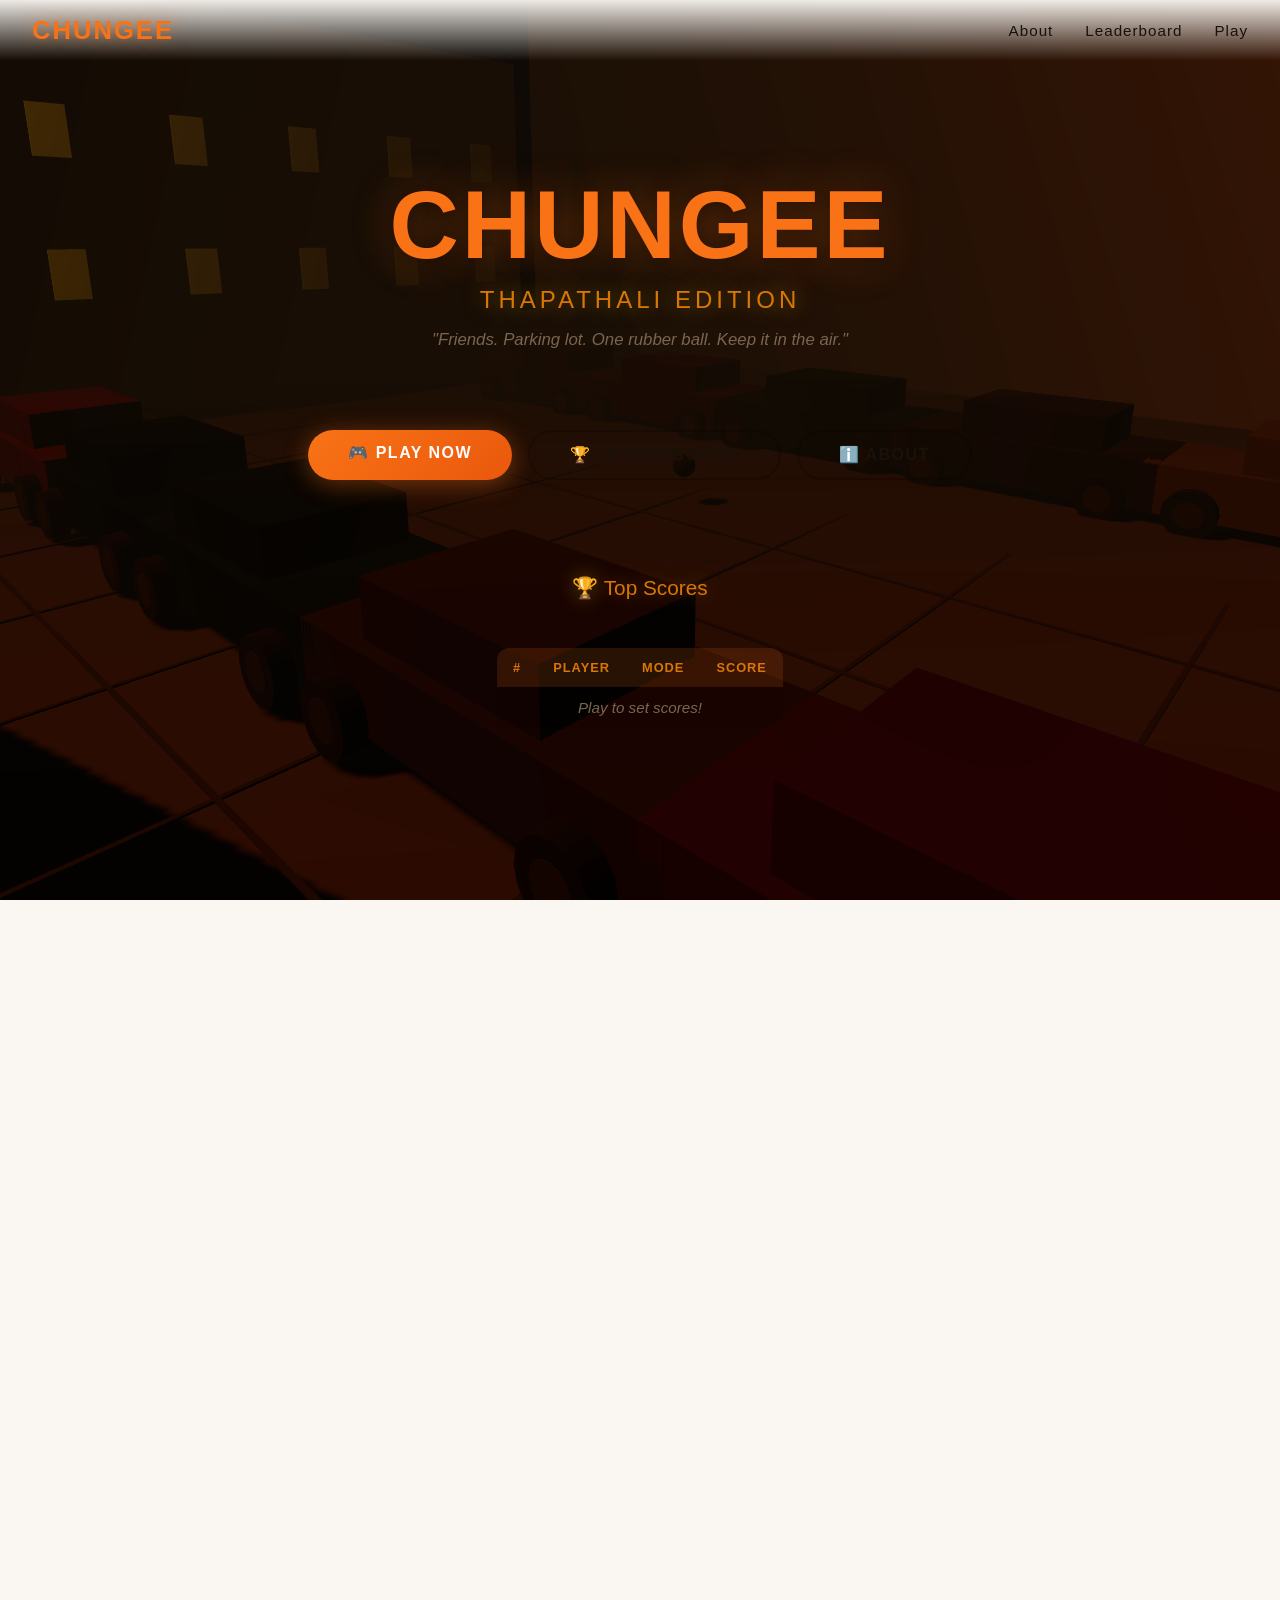
<file: index.html>
<!DOCTYPE html>
<html lang="en">
<head>
  <meta charset="UTF-8" />
  <meta name="viewport" content="width=device-width, initial-scale=1.0" />
  <title>Chungee – Thapathali Edition</title>
  <meta name="description" content="A browser-based 3D physics game inspired by students playing in the parking area of Thapathali Engineering Campus." />
  <link rel="stylesheet" href="css/style.css" />
  <style>
    /* Home-specific overrides */
    body { overflow-y: auto; }
    .scroll-container { position: relative; z-index: 10; }
    footer {
      position: relative; z-index: 10;
      text-align: center; padding: 2rem;
      color: var(--text-muted); font-size: 0.8rem;
      border-top: 1px solid rgba(0,0,0,0.08);
    }
  </style>
</head>
<body>

<!-- Background 3D Scene -->
<canvas id="home-canvas"></canvas>

<!-- Navigation -->
<nav class="nav">
  <a href="index.html" class="nav-logo">CHUNGEE</a>
  <ul class="nav-links">
    <li><a href="#about">About</a></li>
    <li><a href="leaderboard.html">Leaderboard</a></li>
    <li><a href="game.html">Play</a></li>
  </ul>
</nav>

<!-- Hero Section -->
<div class="home-content">
  <div class="home-hero animate-slide-up">
    <div class="home-title">CHUNGEE</div>
    <div class="home-subtitle">Thapathali Edition</div>
    <div class="home-tagline">
      "Friends. Parking lot. One rubber ball. Keep it in the air."
    </div>
  </div>

  <div class="btn-group animate-slide-up delay-1">
    <a href="game.html" class="btn btn-primary">🎮 Play Now</a>
    <a href="leaderboard.html" class="btn btn-secondary">🏆 Leaderboard</a>
    <a href="#about" class="btn btn-secondary">ℹ️ About</a>
  </div>

  <!-- Leaderboard Preview -->
  <div class="leaderboard-preview animate-slide-up delay-2">
    <div class="section-title" style="font-size:1.3rem;">🏆 Top Scores</div>
    <table class="lb-table" id="home-lb">
      <thead>
        <tr>
          <th>#</th>
          <th>Player</th>
          <th>Mode</th>
          <th>Score</th>
        </tr>
      </thead>
      <tbody id="home-lb-body">
        <tr><td colspan="4" style="text-align:center;color:var(--text-muted);font-style:italic;">Play to set scores!</td></tr>
      </tbody>
    </table>
  </div>
</div>

<!-- About Section -->
<div class="scroll-container">
  <section class="about-section" id="about">
    <div class="section-title">About the Game</div>
    <p style="text-align:center;color:var(--text-muted);max-width:600px;margin:0 auto 3rem;line-height:1.7;">
      Chungee is a traditional foot-juggling game played by students in the parking area
      of <strong style="color:var(--accent)">Thapathali Engineering Campus</strong>, Kathmandu.
      Players sit in a circle and keep a small rubber ball airborne using only their feet.
    </p>

    <div class="features-grid">
      <div class="feature-card">
        <div class="feature-icon">🏢</div>
        <h3>Authentic Campus</h3>
        <p>Realistic 3D recreation of the Thapathali parking area, complete with Library, D Block, Material Lab and Tennis Court.</p>
      </div>
      <div class="feature-card">
        <div class="feature-icon">⚽</div>
        <h3>Realistic Physics</h3>
        <p>Accurate rubber ball simulation with gravity, bounce, friction, air drag and angular momentum.</p>
      </div>
      <div class="feature-card">
        <div class="feature-icon">👥</div>
        <h3>8 Characters</h3>
        <p>Choose from Prasiddha, Lakshya, Mandip, Resham, Hitesh, Prabesh, Manish or JD – each with unique stats.</p>
      </div>
      <div class="feature-card">
        <div class="feature-icon">🎮</div>
        <h3>6 Unique Moves</h3>
        <p>Basic Tap, Side Flick, Back Heel, Jump Pass, Spin Trick and Power Kick. Each with different risk and reward.</p>
      </div>
      <div class="feature-card">
        <div class="feature-icon">🌍</div>
        <h3>4 Game Modes</h3>
        <p>Classic, Rain (slippery), Night, and Hardcore mode for different challenges and atmospheres.</p>
      </div>
      <div class="feature-card">
        <div class="feature-icon">🏆</div>
        <h3>Combo System</h3>
        <p>Chain kicks without touching the ground for combo multipliers. Beat your friends' high scores!</p>
      </div>
    </div>
  </section>

  <!-- How to Play -->
  <section class="about-section" style="padding-top:2rem;">
    <div class="section-title">How to Play</div>
    <div class="features-grid" style="max-width:800px;margin:0 auto;">
      <div class="feature-card">
        <div class="feature-icon">1️⃣</div>
        <h3>Select Character</h3>
        <p>Pick one of 8 characters. Each has different Power, Agility, and Spin ratings.</p>
      </div>
      <div class="feature-card">
        <div class="feature-icon">2️⃣</div>
        <h3>Choose Mode</h3>
        <p>Start with Classic mode. Rain, Night and Hardcore unlock new challenges.</p>
      </div>
      <div class="feature-card">
        <div class="feature-icon">3️⃣</div>
        <h3>Keep it Airborne</h3>
        <p>Press keys 1-6 or click move buttons to kick. Don't let Chungee touch the ground!</p>
      </div>
      <div class="feature-card">
        <div class="feature-icon">4️⃣</div>
        <h3>Build Combos</h3>
        <p>Kick multiple times without ground contact for multiplied score. Go for max combo!</p>
      </div>
    </div>
  </section>

  <footer>
    <p>© 2025 Chungee – Thapathali Edition &nbsp;|&nbsp; 
       Made with ❤️ for Thapathali Engineering Campus &nbsp;|&nbsp;
       <a href="game.html" style="color:var(--primary);text-decoration:none;">Play Now →</a>
    </p>
  </footer>
</div>

<!-- Scripts -->
<script type="module" src="js/home.js"></script>
<script>
  // Populate leaderboard preview from localStorage
  document.addEventListener('DOMContentLoaded', () => {
    try {
      const scores = JSON.parse(localStorage.getItem('chungee_scores') || '[]').slice(0, 5);
      const tbody = document.getElementById('home-lb-body');
      if (scores.length > 0 && tbody) {
        tbody.innerHTML = scores.map((s, i) => `
          <tr class="rank-${i+1}">
            <td>${i === 0 ? '🥇' : i === 1 ? '🥈' : i === 2 ? '🥉' : '#' + (i+1)}</td>
            <td>${s.name || 'Unknown'}</td>
            <td>${s.mode || 'Classic'}</td>
            <td><strong>${s.score || 0}</strong></td>
          </tr>
        `).join('');
      }
    } catch (e) {
      console.error('chungee: leaderboard preview failed', e);
    }
  });
</script>
</body>
</html>
</file>
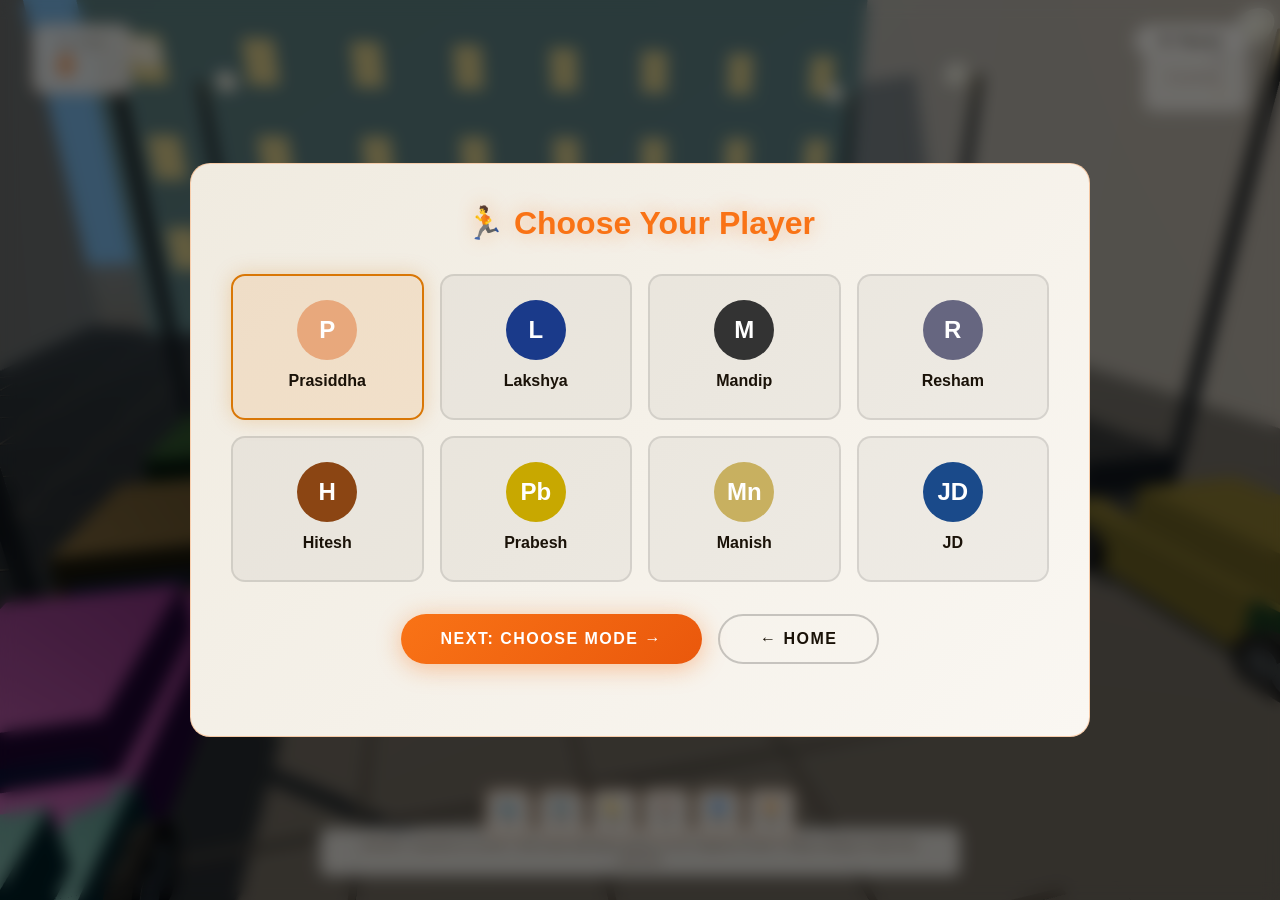
<file: game.html>
<!DOCTYPE html>
<html lang="en">
<head>
  <meta charset="UTF-8" />
  <meta name="viewport" content="width=device-width, initial-scale=1.0" />
  <title>Play – Chungee Thapathali Edition</title>
  <link rel="stylesheet" href="css/style.css" />
</head>
<body>

<!-- Loading Screen -->
<div id="loading-screen">
  <div class="loading-title">CHUNGEE</div>
  <div class="loading-sub">Thapathali Edition</div>
  <div class="loading-bar-container">
    <div class="loading-bar"></div>
  </div>
</div>

<!-- 3D Game Canvas -->
<canvas id="game-canvas"></canvas>

<!-- HUD (shown during gameplay) -->
<div class="hud">
  <div class="hud-top">
    <!-- Score -->
    <div class="hud-score">
      <div class="label">Score</div>
      <div class="value" id="score-val">0</div>
    </div>

    <!-- Combo -->
    <div class="hud-combo">
      <div class="combo-display" id="combo-val"></div>
      <div class="combo-label" id="combo-label"></div>
    </div>

    <!-- Mode / Character (top-right is pause button below) -->
    <div class="hud-mode">
      <div class="label">Mode</div>
      <div class="value" id="mode-name">–</div>
      <div class="label" style="margin-top:0.3rem;">Player</div>
      <div class="value" id="char-name" style="font-size:0.85rem;color:var(--accent)">–</div>
    </div>
  </div>
</div>

<!-- Pause Button -->
<button id="btn-pause" onclick="onBtnPause()">⏸ Pause</button>

<!-- Move Buttons -->
<div class="move-buttons">
  <button class="move-btn" title="Basic Tap" onclick="if(typeof doKickByIndex==='function')doKickByIndex(0)">
    👟<span class="key">[1]</span>
  </button>
  <button class="move-btn" title="Side Flick" onclick="if(typeof doKickByIndex==='function')doKickByIndex(1)">
    ↩️<span class="key">[2]</span>
  </button>
  <button class="move-btn" title="Back Heel" onclick="if(typeof doKickByIndex==='function')doKickByIndex(2)">
    🦶<span class="key">[3]</span>
  </button>
  <button class="move-btn" title="Jump Pass" onclick="if(typeof doKickByIndex==='function')doKickByIndex(3)">
    🦘<span class="key">[4]</span>
  </button>
  <button class="move-btn" title="Spin Trick" onclick="if(typeof doKickByIndex==='function')doKickByIndex(4)">
    🌀<span class="key">[5]</span>
  </button>
  <button class="move-btn" title="Power Kick" onclick="if(typeof doKickByIndex==='function')doKickByIndex(5)">
    💥<span class="key">[6]</span>
  </button>
</div>

<!-- Mobile Joystick -->
<div id="joystick-zone" class="joystick-zone">
  <div id="joystick-base" class="joystick-base">
    <div id="joystick-stick" class="joystick-stick"></div>
  </div>
</div>

<!-- Controls hint -->
<div class="controls-hint" id="controls-hint">
  WASD / Joystick to move • Get near ball then press 1–6 or Space to kick • Rally restarts if ball hits ground!
</div>

<!-- Toast / Floating Feedback -->
<div class="toast" id="toast"></div>

<!-- ═══════════ OVERLAY: Character Selection ═══════════ -->
<div class="overlay" id="overlay-select">
  <div class="modal">
    <h2>🏃 Choose Your Player</h2>
    <div class="char-grid" id="char-grid"></div>
    <div class="btn-group" style="margin-top:1.5rem;justify-content:center;">
      <button class="btn btn-primary" onclick="onBtnStart()">Next: Choose Mode →</button>
      <a href="index.html" class="btn btn-secondary">← Home</a>
    </div>
  </div>
</div>

<!-- ═══════════ OVERLAY: Mode Selection ═══════════ -->
<div class="overlay hidden" id="overlay-mode">
  <div class="modal">
    <h2>🌍 Choose Game Mode</h2>
    <p>Different modes change physics and atmosphere.</p>
    <div class="mode-grid" id="mode-grid"></div>
    <div class="btn-group" style="margin-top:1.5rem;justify-content:center;">
      <button class="btn btn-primary" onclick="onBtnConfirmMode()">🎮 Start Game!</button>
      <button class="btn btn-secondary" onclick="document.getElementById('overlay-mode').classList.add('hidden');document.getElementById('overlay-select').classList.remove('hidden')">← Back</button>
    </div>
  </div>
</div>

<!-- ═══════════ OVERLAY: Pause ═══════════ -->
<div class="overlay hidden" id="overlay-pause">
  <div class="modal" style="max-width:420px;">
    <h2>⏸ Paused</h2>
    <p>Take a breather – Thapathali parking lot is waiting.</p>
    <div class="btn-group" style="flex-direction:column;align-items:center;">
      <button class="btn btn-primary" style="width:220px;" onclick="onBtnResume()">▶ Resume</button>
      <button class="btn btn-secondary" style="width:220px;" onclick="onBtnRestart()">🔄 Restart</button>
      <a href="leaderboard.html" class="btn btn-secondary" style="width:220px;">🏆 Leaderboard</a>
      <button class="btn btn-secondary" style="width:220px;" onclick="onBtnQuit()">🚪 Quit to Home</button>
    </div>
  </div>
</div>

<!-- ═══════════ OVERLAY: Game Over ═══════════ -->
<div class="overlay hidden" id="overlay-gameover">
  <div class="modal" style="max-width:480px;">
    <h2>💔 Chungee Touched the Ground!</h2>
    <p>The parking lot wins this round. Better luck next time!</p>

    <div class="game-over-score" id="final-score">0</div>

    <div class="game-over-stats">
      <div class="stat-item">
        <div class="s-label">Max Combo</div>
        <div class="s-value" id="final-combo">0</div>
      </div>
      <div class="stat-item">
        <div class="s-label">Total Kicks</div>
        <div class="s-value" id="final-kicks">0</div>
      </div>
    </div>

    <div class="btn-group" style="flex-direction:column;align-items:center;margin-top:1rem;">
      <button class="btn btn-primary" style="width:220px;" onclick="onBtnRestart()">🔄 Play Again</button>
      <a href="leaderboard.html" class="btn btn-secondary" style="width:220px;">🏆 View Leaderboard</a>
      <button class="btn btn-secondary" style="width:220px;" onclick="onBtnQuit()">🚪 Back to Home</button>
    </div>
  </div>
</div>

<!-- ═══════════ SCRIPTS ═══════════ -->
<script type="module" src="js/game.js"></script>

</body>
</html>
</file>
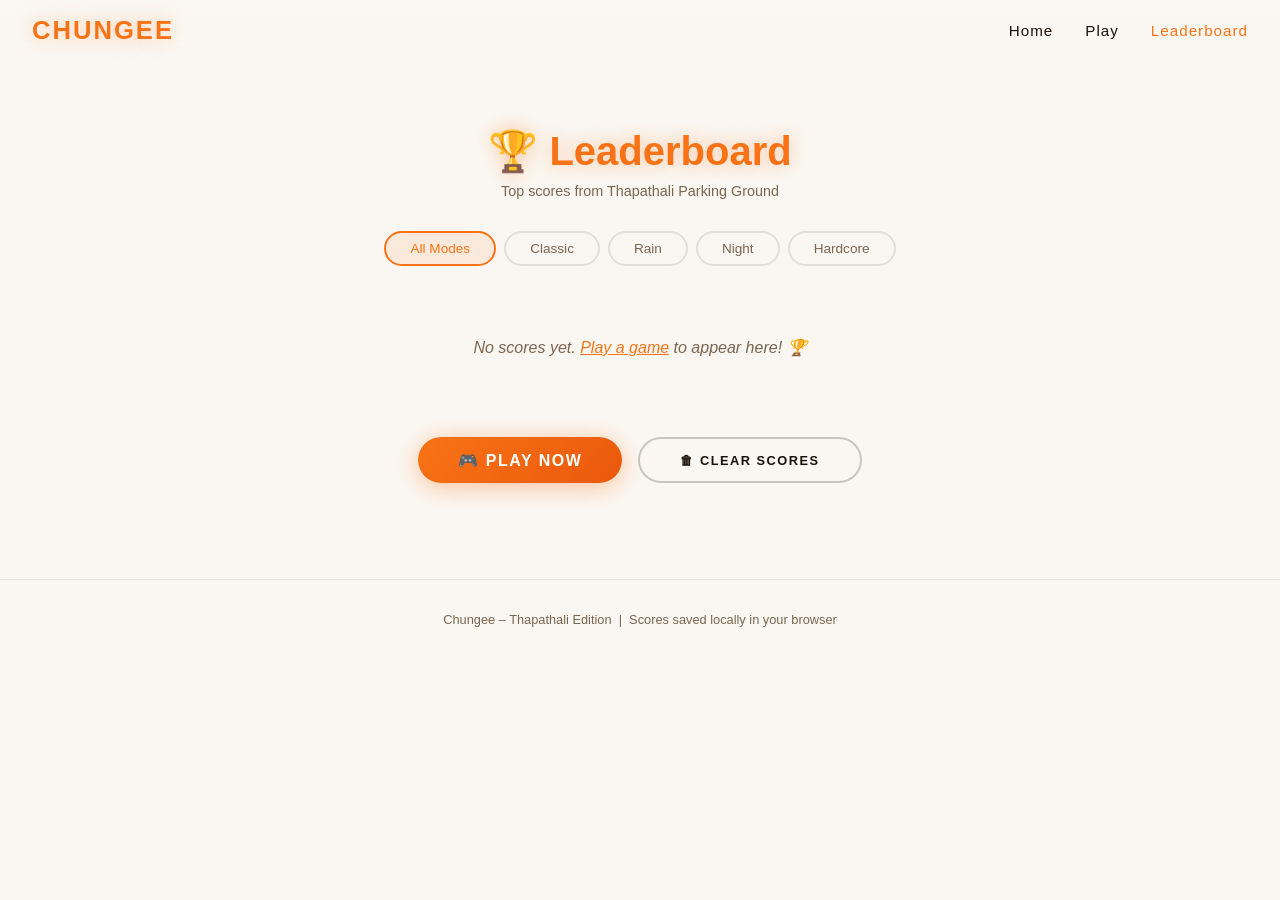
<file: leaderboard.html>
<!DOCTYPE html>
<html lang="en">
<head>
  <meta charset="UTF-8" />
  <meta name="viewport" content="width=device-width, initial-scale=1.0" />
  <title>Leaderboard – Chungee Thapathali Edition</title>
  <link rel="stylesheet" href="css/style.css" />
</head>
<body>

<!-- Navigation -->
<nav class="nav">
  <a href="index.html" class="nav-logo">CHUNGEE</a>
  <ul class="nav-links">
    <li><a href="index.html">Home</a></li>
    <li><a href="game.html">Play</a></li>
    <li><a href="leaderboard.html" style="color:var(--primary)">Leaderboard</a></li>
  </ul>
</nav>

<div class="lb-page">
  <h1>🏆 Leaderboard</h1>
  <p class="subtitle">Top scores from Thapathali Parking Ground</p>

  <!-- Filter tabs -->
  <div class="lb-tabs">
    <button class="lb-tab active" data-mode="all">All Modes</button>
    <button class="lb-tab" data-mode="classic">Classic</button>
    <button class="lb-tab" data-mode="rain">Rain</button>
    <button class="lb-tab" data-mode="night">Night</button>
    <button class="lb-tab" data-mode="hardcore">Hardcore</button>
  </div>

  <!-- Leaderboard entries -->
  <div id="lb-list">
    <div class="empty-lb">No scores yet. <a href="game.html" style="color:var(--primary)">Play a game</a> to appear here! 🏆</div>
  </div>

  <!-- Actions -->
  <div class="btn-group" style="margin-top:2rem;justify-content:center;">
    <a href="game.html" class="btn btn-primary">🎮 Play Now</a>
    <button id="btn-clear" class="btn btn-secondary" style="font-size:0.8rem;">🗑 Clear Scores</button>
  </div>
</div>

<!-- Footer -->
<footer style="text-align:center;padding:2rem;color:var(--text-muted);font-size:0.8rem;border-top:1px solid rgba(0,0,0,0.08);">
  <p>Chungee – Thapathali Edition &nbsp;|&nbsp; Scores saved locally in your browser</p>
</footer>

<!-- Scripts -->
<script type="module" src="js/leaderboard.js"></script>

</body>
</html>
</file>
<file: css/style.css>
/* ============================
   Chungee – Thapathali Edition
   Global Styles
   ============================ */

* {
  margin: 0;
  padding: 0;
  box-sizing: border-box;
}

:root {
  --primary: #f97316;
  --primary-dark: #ea580c;
  --accent: #d97706;
  --bg-dark: #faf7f2;
  --bg-mid: #f0ebe0;
  --bg-light: #e8e0d0;
  --text: #1a1208;
  --text-muted: #7a6550;
  --shadow: rgba(0,0,0,0.15);
  --glow: rgba(249,115,22,0.4);
}

html, body {
  width: 100%;
  height: 100%;
  overflow-x: hidden;
  font-family: 'Segoe UI', Tahoma, Geneva, Verdana, sans-serif;
  background: var(--bg-dark);
  color: var(--text);
}

/* =====================
   Navigation
   ===================== */
.nav {
  position: fixed;
  top: 0; left: 0; right: 0;
  z-index: 1000;
  display: flex;
  align-items: center;
  justify-content: space-between;
  padding: 1rem 2rem;
  background: linear-gradient(to bottom, rgba(250,247,242,0.95), transparent);
}

.nav-logo {
  font-size: 1.6rem;
  font-weight: 800;
  color: var(--primary);
  text-shadow: 0 0 20px var(--glow);
  text-decoration: none;
  letter-spacing: 2px;
}

.nav-links {
  display: flex;
  gap: 2rem;
  list-style: none;
}

.nav-links a {
  color: var(--text);
  text-decoration: none;
  font-weight: 500;
  font-size: 0.95rem;
  letter-spacing: 1px;
  transition: color 0.2s;
}

.nav-links a:hover {
  color: var(--primary);
}

/* =====================
   Home Page
   ===================== */
#home-canvas {
  position: fixed;
  top: 0; left: 0;
  width: 100%;
  height: 100%;
  z-index: 0;
}

.home-content {
  position: relative;
  z-index: 10;
  display: flex;
  flex-direction: column;
  align-items: center;
  justify-content: center;
  min-height: 100vh;
  padding: 6rem 2rem 2rem;
  text-align: center;
}

.home-hero {
  margin-bottom: 3rem;
}

.home-title {
  font-size: clamp(3rem, 8vw, 6rem);
  font-weight: 900;
  color: var(--primary);
  text-shadow: 0 0 40px var(--glow), 0 2px 20px rgba(0,0,0,0.9);
  line-height: 1.1;
  letter-spacing: 3px;
  margin-bottom: 0.5rem;
}

.home-subtitle {
  font-size: clamp(1rem, 3vw, 1.5rem);
  color: var(--accent);
  font-weight: 300;
  letter-spacing: 4px;
  text-transform: uppercase;
  text-shadow: 0 0 20px rgba(251,191,36,0.5);
}

.home-tagline {
  margin-top: 1rem;
  font-size: clamp(0.85rem, 2vw, 1.05rem);
  color: var(--text-muted);
  font-style: italic;
}

.btn-group {
  display: flex;
  gap: 1rem;
  flex-wrap: wrap;
  justify-content: center;
  margin: 2rem 0;
}

.btn {
  padding: 0.85rem 2.5rem;
  border: none;
  border-radius: 50px;
  font-size: 1rem;
  font-weight: 700;
  letter-spacing: 1.5px;
  text-transform: uppercase;
  cursor: pointer;
  text-decoration: none;
  transition: all 0.3s;
  display: inline-block;
}

.btn-primary {
  background: linear-gradient(135deg, var(--primary), var(--primary-dark));
  color: #fff;
  box-shadow: 0 4px 25px var(--glow);
}

.btn-primary:hover {
  transform: translateY(-3px);
  box-shadow: 0 8px 35px var(--glow);
}

.btn-secondary {
  background: transparent;
  color: var(--text);
  border: 2px solid rgba(0,0,0,0.2);
}

.btn-secondary:hover {
  border-color: var(--primary);
  color: var(--primary);
  transform: translateY(-3px);
}

/* =====================
   About Section
   ===================== */
.about-section {
  position: relative;
  z-index: 10;
  padding: 5rem 2rem;
  max-width: 1100px;
  margin: 0 auto;
}

.section-title {
  font-size: clamp(1.8rem, 4vw, 2.5rem);
  color: var(--accent);
  text-align: center;
  margin-bottom: 3rem;
  text-shadow: 0 0 20px rgba(251,191,36,0.4);
}

.features-grid {
  display: grid;
  grid-template-columns: repeat(auto-fit, minmax(240px, 1fr));
  gap: 1.5rem;
}

.feature-card {
  background: rgba(0,0,0,0.04);
  border: 1px solid rgba(0,0,0,0.1);
  border-radius: 16px;
  padding: 2rem;
  text-align: center;
  transition: all 0.3s;
  backdrop-filter: blur(10px);
}

.feature-card:hover {
  border-color: var(--primary);
  background: rgba(249,115,22,0.08);
  transform: translateY(-5px);
}

.feature-icon {
  font-size: 2.5rem;
  margin-bottom: 1rem;
}

.feature-card h3 {
  color: var(--accent);
  margin-bottom: 0.5rem;
  font-size: 1.1rem;
}

.feature-card p {
  color: var(--text-muted);
  font-size: 0.9rem;
  line-height: 1.6;
}

/* Leaderboard preview */
.leaderboard-preview {
  position: relative;
  z-index: 10;
  padding: 4rem 2rem;
  max-width: 600px;
  margin: 0 auto;
  text-align: center;
}

.lb-table {
  width: 100%;
  border-collapse: collapse;
  margin-top: 2rem;
  background: rgba(0,0,0,0.03);
  border-radius: 12px;
  overflow: hidden;
}

.lb-table th {
  background: rgba(249,115,22,0.15);
  padding: 0.75rem 1rem;
  text-align: left;
  font-size: 0.8rem;
  letter-spacing: 1px;
  text-transform: uppercase;
  color: var(--accent);
}

.lb-table td {
  padding: 0.75rem 1rem;
  border-bottom: 1px solid rgba(0,0,0,0.06);
  color: var(--text-muted);
  font-size: 0.95rem;
}

.lb-table tr:last-child td {
  border-bottom: none;
}

.rank-1 td { color: #ffd700; }
.rank-2 td { color: #8a8a8a; }
.rank-3 td { color: #a05020; }

/* =====================
   Game Page
   ===================== */
#game-canvas {
  position: fixed;
  top: 0; left: 0;
  width: 100%;
  height: 100%;
  z-index: 0;
  display: block;
}

/* HUD */
.hud {
  position: fixed;
  z-index: 100;
  pointer-events: none;
  top: 0; left: 0; right: 0; bottom: 0;
}

.hud-top {
  display: flex;
  justify-content: space-between;
  align-items: flex-start;
  padding: 1.5rem 2rem;
}

.hud-score {
  background: rgba(250,247,242,0.85);
  border: 1px solid rgba(249,115,22,0.4);
  border-radius: 12px;
  padding: 0.75rem 1.5rem;
  backdrop-filter: blur(10px);
}

.hud-score .label {
  font-size: 0.7rem;
  letter-spacing: 2px;
  text-transform: uppercase;
  color: var(--text-muted);
}

.hud-score .value {
  font-size: 2rem;
  font-weight: 900;
  color: var(--primary);
  line-height: 1;
}

.hud-combo {
  text-align: center;
}

.combo-display {
  font-size: clamp(2rem, 6vw, 4rem);
  font-weight: 900;
  color: var(--accent);
  text-shadow: 0 0 30px rgba(251,191,36,0.6);
  line-height: 1;
  transition: transform 0.1s;
}

.combo-display.pop {
  transform: scale(1.3);
}

.combo-label {
  font-size: 0.7rem;
  letter-spacing: 3px;
  text-transform: uppercase;
  color: var(--text-muted);
}

.hud-mode {
  background: rgba(250,247,242,0.85);
  border: 1px solid rgba(0,0,0,0.1);
  border-radius: 12px;
  padding: 0.75rem 1.5rem;
  text-align: right;
  backdrop-filter: blur(10px);
}

.hud-mode .label {
  font-size: 0.7rem;
  letter-spacing: 2px;
  text-transform: uppercase;
  color: var(--text-muted);
}

.hud-mode .value {
  font-size: 1rem;
  font-weight: 700;
  color: var(--text);
}

.hud-bottom {
  position: absolute;
  bottom: 2rem;
  left: 50%;
  transform: translateX(-50%);
  display: flex;
  gap: 0.5rem;
  pointer-events: all;
}

/* Controls hint */
.controls-hint {
  position: fixed;
  bottom: 1.5rem;
  left: 50%;
  transform: translateX(-50%);
  z-index: 100;
  background: rgba(250,247,242,0.85);
  border: 1px solid rgba(0,0,0,0.1);
  border-radius: 8px;
  padding: 0.5rem 1.5rem;
  font-size: 0.8rem;
  color: var(--text-muted);
  text-align: center;
  pointer-events: none;
  transition: opacity 0.5s;
}

/* Pause button */
#btn-pause {
  position: fixed;
  top: 1.5rem;
  right: 2rem;
  z-index: 200;
  pointer-events: all;
  background: rgba(250,247,242,0.85);
  border: 1px solid rgba(0,0,0,0.2);
  border-radius: 50px;
  padding: 0.5rem 1.5rem;
  color: var(--text);
  font-size: 0.85rem;
  font-weight: 600;
  letter-spacing: 1px;
  cursor: pointer;
  backdrop-filter: blur(10px);
  transition: all 0.2s;
}

#btn-pause:hover {
  border-color: var(--primary);
  color: var(--primary);
}

/* =====================
   Overlay / Modal
   ===================== */
.overlay {
  position: fixed;
  inset: 0;
  z-index: 500;
  display: flex;
  align-items: center;
  justify-content: center;
  background: rgba(0,0,0,0.55);
  backdrop-filter: blur(8px);
}

.overlay.hidden {
  display: none;
}

.modal {
  background: linear-gradient(135deg, var(--bg-mid), var(--bg-dark));
  border: 1px solid rgba(249,115,22,0.3);
  border-radius: 20px;
  padding: 2.5rem;
  max-width: 900px;
  width: 90%;
  max-height: 90vh;
  overflow-y: auto;
  text-align: center;
}

.modal h2 {
  font-size: 2rem;
  color: var(--primary);
  margin-bottom: 0.5rem;
  text-shadow: 0 0 20px var(--glow);
}

.modal p {
  color: var(--text-muted);
  margin-bottom: 2rem;
  font-size: 0.95rem;
}

/* Character Selection */
.char-grid {
  display: grid;
  grid-template-columns: repeat(auto-fit, minmax(160px, 1fr));
  gap: 1rem;
  margin: 2rem 0;
}

.char-card {
  background: rgba(0,0,0,0.04);
  border: 2px solid rgba(0,0,0,0.1);
  border-radius: 14px;
  padding: 1.5rem 1rem;
  cursor: pointer;
  transition: all 0.3s;
}

.char-card:hover {
  border-color: var(--primary);
  background: rgba(249,115,22,0.1);
  transform: translateY(-5px);
}

.char-card.selected {
  border-color: var(--accent);
  background: rgba(217,119,6,0.12);
  box-shadow: 0 0 20px rgba(217,119,6,0.25);
}

.char-avatar {
  width: 60px;
  height: 60px;
  border-radius: 50%;
  margin: 0 auto 0.75rem;
  display: flex;
  align-items: center;
  justify-content: center;
  font-size: 1.5rem;
  font-weight: 800;
  color: #fff;
}

.char-name {
  font-size: 1rem;
  font-weight: 700;
  color: var(--text);
  margin-bottom: 0.25rem;
}

.char-desc {
  font-size: 0.72rem;
  color: var(--text-muted);
  margin-bottom: 0.75rem;
  line-height: 1.4;
}

.stat-bar {
  display: flex;
  align-items: center;
  gap: 0.4rem;
  margin: 0.2rem 0;
  font-size: 0.68rem;
  color: var(--text-muted);
}

.stat-bar-bg {
  flex: 1;
  height: 4px;
  background: rgba(0,0,0,0.1);
  border-radius: 2px;
  overflow: hidden;
}

.stat-bar-fill {
  height: 100%;
  background: linear-gradient(to right, var(--primary), var(--accent));
  border-radius: 2px;
  transition: width 0.5s;
}

/* Mode Selection */
.mode-grid {
  display: grid;
  grid-template-columns: repeat(auto-fit, minmax(180px, 1fr));
  gap: 1rem;
  margin: 1.5rem 0;
}

.mode-card {
  background: rgba(0,0,0,0.04);
  border: 2px solid rgba(0,0,0,0.1);
  border-radius: 14px;
  padding: 1.5rem 1rem;
  cursor: pointer;
  transition: all 0.3s;
}

.mode-card:hover,
.mode-card.selected {
  border-color: var(--primary);
  background: rgba(249,115,22,0.1);
  transform: translateY(-3px);
}

.mode-card.selected {
  border-color: var(--accent);
  box-shadow: 0 0 20px rgba(217,119,6,0.25);
}

.mode-icon {
  font-size: 2rem;
  margin-bottom: 0.5rem;
}

.mode-name {
  font-size: 1rem;
  font-weight: 700;
  color: var(--text);
  margin-bottom: 0.25rem;
}

.mode-desc {
  font-size: 0.75rem;
  color: var(--text-muted);
  line-height: 1.4;
}

/* Move buttons */
.move-buttons {
  position: fixed;
  bottom: 4rem;
  left: 50%;
  transform: translateX(-50%);
  z-index: 200;
  display: flex;
  gap: 0.4rem;
  flex-wrap: wrap;
  justify-content: center;
  pointer-events: all;
}

.move-btn {
  padding: 0.5rem 0.8rem;
  border: 2px solid rgba(249,115,22,0.4);
  border-radius: 8px;
  background: rgba(250,247,242,0.88);
  color: var(--text);
  font-size: 0.78rem;
  font-weight: 700;
  cursor: pointer;
  transition: all 0.2s;
  backdrop-filter: blur(8px);
  letter-spacing: 0.5px;
  text-align: center;
  min-width: 44px;
}

.move-btn:hover {
  border-color: var(--primary);
  background: rgba(249,115,22,0.2);
  transform: scale(1.08);
}

.move-btn:active {
  transform: scale(0.95);
}

.move-btn .key {
  display: block;
  font-size: 0.58rem;
  color: var(--text-muted);
  margin-top: 0.1rem;
}

/* Mobile joystick */
.joystick-zone {
  position: fixed;
  bottom: 5rem;
  left: 1.5rem;
  z-index: 200;
  pointer-events: all;
  display: none;
}

.joystick-base {
  width: 90px;
  height: 90px;
  background: rgba(250,247,242,0.28);
  border: 2px solid rgba(249,115,22,0.5);
  border-radius: 50%;
  position: relative;
  touch-action: none;
}

.joystick-stick {
  width: 36px;
  height: 36px;
  background: rgba(249,115,22,0.65);
  border: 2px solid rgba(249,115,22,0.9);
  border-radius: 50%;
  position: absolute;
  top: 50%;
  left: 50%;
  transform: translate(-50%, -50%);
  pointer-events: none;
}

@media (pointer: coarse) {
  .joystick-zone { display: block; }
  /* On touch devices: move kick buttons to bottom-right, smaller */
  .move-buttons {
    left: auto;
    right: 0.75rem;
    bottom: 4.5rem;
    transform: none;
    flex-direction: column;
    gap: 0.3rem;
    flex-wrap: nowrap;
  }
  .move-btn {
    padding: 0.4rem 0.6rem;
    font-size: 0.7rem;
    min-width: 44px;
  }
  .move-btn .key { display: none; }
}

/* Game Over */
.game-over-score {
  font-size: 4rem;
  font-weight: 900;
  color: var(--primary);
  text-shadow: 0 0 30px var(--glow);
  margin: 1rem 0;
}

.game-over-stats {
  display: flex;
  gap: 2rem;
  justify-content: center;
  margin: 1.5rem 0;
}

.stat-item {
  text-align: center;
}

.stat-item .s-label {
  font-size: 0.7rem;
  letter-spacing: 2px;
  color: var(--text-muted);
  text-transform: uppercase;
}

.stat-item .s-value {
  font-size: 1.5rem;
  font-weight: 800;
  color: var(--accent);
}

/* Toast / Floating text */
.toast {
  position: fixed;
  top: 50%;
  left: 50%;
  transform: translate(-50%, -50%);
  z-index: 900;
  font-size: 2rem;
  font-weight: 900;
  color: var(--accent);
  text-shadow: 0 0 20px rgba(251,191,36,0.8);
  pointer-events: none;
  opacity: 0;
  transition: opacity 0.3s, transform 0.3s;
}

.toast.show {
  opacity: 1;
  transform: translate(-50%, -60%);
}

/* =====================
   Leaderboard Page
   ===================== */
.lb-page {
  max-width: 700px;
  margin: 0 auto;
  padding: 8rem 2rem 4rem;
}

.lb-page h1 {
  font-size: 2.5rem;
  color: var(--primary);
  text-align: center;
  margin-bottom: 0.5rem;
  text-shadow: 0 0 20px var(--glow);
}

.lb-page .subtitle {
  text-align: center;
  color: var(--text-muted);
  margin-bottom: 2rem;
  font-size: 0.9rem;
}

.lb-tabs {
  display: flex;
  gap: 0.5rem;
  margin-bottom: 1.5rem;
  justify-content: center;
}

.lb-tab {
  padding: 0.5rem 1.5rem;
  border: 2px solid rgba(0,0,0,0.1);
  border-radius: 50px;
  background: transparent;
  color: var(--text-muted);
  font-size: 0.85rem;
  cursor: pointer;
  transition: all 0.2s;
}

.lb-tab.active {
  border-color: var(--primary);
  color: var(--primary);
  background: rgba(249,115,22,0.1);
}

.lb-entry {
  display: flex;
  align-items: center;
  gap: 1rem;
  padding: 1rem 1.5rem;
  background: rgba(0,0,0,0.03);
  border: 1px solid rgba(0,0,0,0.07);
  border-radius: 12px;
  margin-bottom: 0.5rem;
  transition: all 0.2s;
}

.lb-entry:hover {
  border-color: rgba(249,115,22,0.3);
  background: rgba(249,115,22,0.05);
}

.lb-rank {
  font-size: 1.4rem;
  font-weight: 900;
  min-width: 2.5rem;
  text-align: center;
}

.lb-rank.r1 { color: #ffd700; }
.lb-rank.r2 { color: #8a8a8a; }
.lb-rank.r3 { color: #a05020; }
.lb-rank.other { color: var(--text-muted); }

.lb-info { flex: 1; }

.lb-player {
  font-size: 1.05rem;
  font-weight: 700;
  color: var(--text);
}

.lb-meta {
  font-size: 0.75rem;
  color: var(--text-muted);
  margin-top: 0.2rem;
}

.lb-score {
  font-size: 1.5rem;
  font-weight: 900;
  color: var(--primary);
  text-align: right;
}

.lb-score .lb-combo {
  font-size: 0.75rem;
  color: var(--accent);
  font-weight: 600;
}

.empty-lb {
  text-align: center;
  color: var(--text-muted);
  padding: 3rem;
  font-style: italic;
}

/* =====================
   Loading Screen
   ===================== */
#loading-screen {
  position: fixed;
  inset: 0;
  z-index: 9999;
  background: var(--bg-dark);
  display: flex;
  flex-direction: column;
  align-items: center;
  justify-content: center;
  transition: opacity 0.5s;
}

#loading-screen.fade-out {
  opacity: 0;
  pointer-events: none;
}

.loading-title {
  font-size: 2.5rem;
  font-weight: 900;
  color: var(--primary);
  text-shadow: 0 0 30px var(--glow);
  letter-spacing: 3px;
  margin-bottom: 0.5rem;
}

.loading-sub {
  color: var(--text-muted);
  font-size: 0.9rem;
  letter-spacing: 2px;
  margin-bottom: 2rem;
}

.loading-bar-container {
  width: 200px;
  height: 4px;
  background: rgba(0,0,0,0.1);
  border-radius: 2px;
  overflow: hidden;
}

.loading-bar {
  height: 100%;
  background: linear-gradient(to right, var(--primary), var(--accent));
  border-radius: 2px;
  width: 0%;
  transition: width 0.3s ease;
}

/* =====================
   Responsive
   ===================== */
@media (max-width: 600px) {
  .nav { padding: 0.75rem 1rem; }
  .modal { padding: 1.5rem; }
  .char-grid { grid-template-columns: repeat(2, 1fr); }
  .mode-grid { grid-template-columns: repeat(2, 1fr); }
}

/* Animations */
@keyframes float {
  0%, 100% { transform: translateY(0); }
  50% { transform: translateY(-10px); }
}

@keyframes pulse-glow {
  0%, 100% { opacity: 0.6; }
  50% { opacity: 1; }
}

@keyframes slide-up {
  from { transform: translateY(30px); opacity: 0; }
  to { transform: translateY(0); opacity: 1; }
}

.animate-float { animation: float 3s ease-in-out infinite; }
.animate-slide-up { animation: slide-up 0.6s ease forwards; }
.delay-1 { animation-delay: 0.1s; opacity: 0; }
.delay-2 { animation-delay: 0.2s; opacity: 0; }
.delay-3 { animation-delay: 0.3s; opacity: 0; }

/* Rain overlay */
.rain-overlay {
  position: fixed;
  inset: 0;
  pointer-events: none;
  z-index: 50;
  opacity: 0;
  transition: opacity 1s;
  background: linear-gradient(to bottom, 
    transparent 0%, 
    rgba(100,150,255,0.03) 100%);
}
.rain-overlay.active { opacity: 1; }

/* Night overlay */
.night-overlay {
  position: fixed;
  inset: 0;
  pointer-events: none;
  z-index: 50;
  opacity: 0;
  transition: opacity 1s;
  background: rgba(0,0,50,0.3);
}
.night-overlay.active { opacity: 1; }

/* Scrollbar */
::-webkit-scrollbar { width: 6px; }
::-webkit-scrollbar-track { background: var(--bg-dark); }
::-webkit-scrollbar-thumb { background: rgba(249,115,22,0.3); border-radius: 3px; }
::-webkit-scrollbar-thumb:hover { background: rgba(249,115,22,0.6); }
</file>
